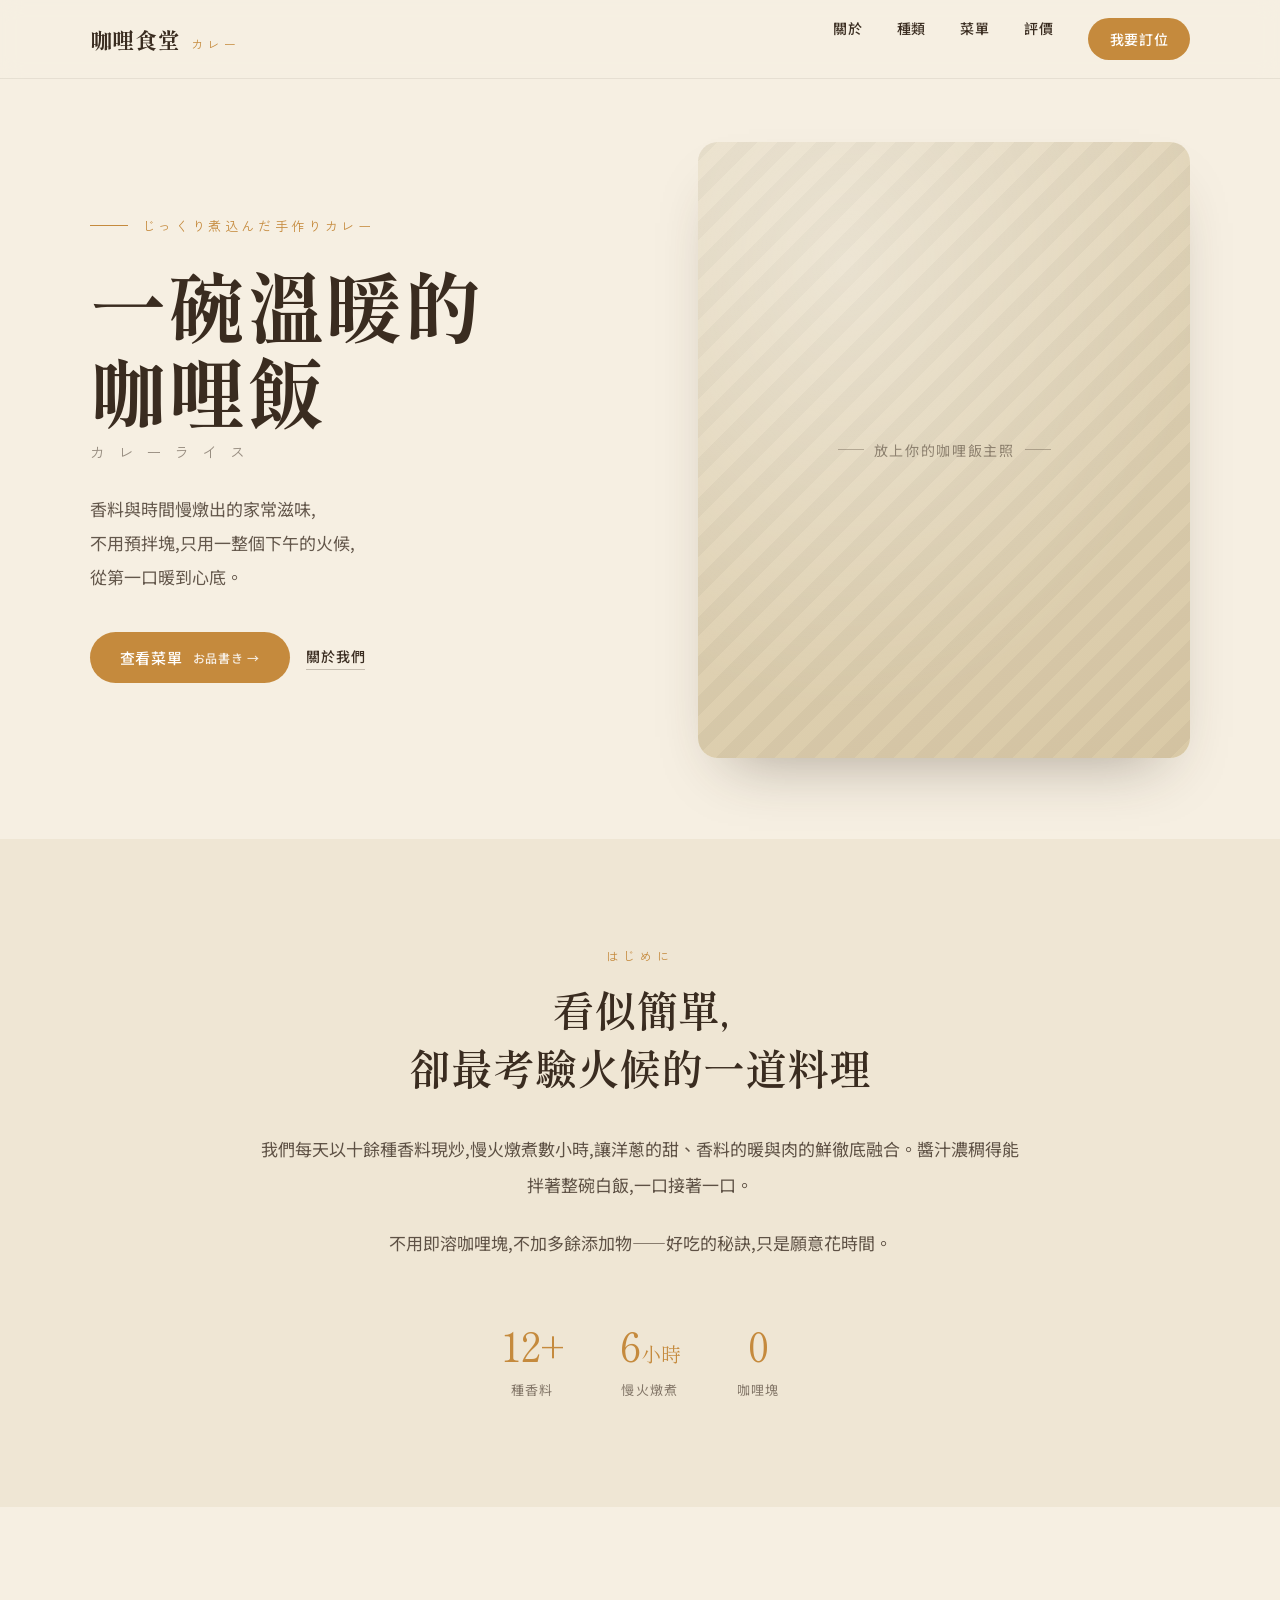
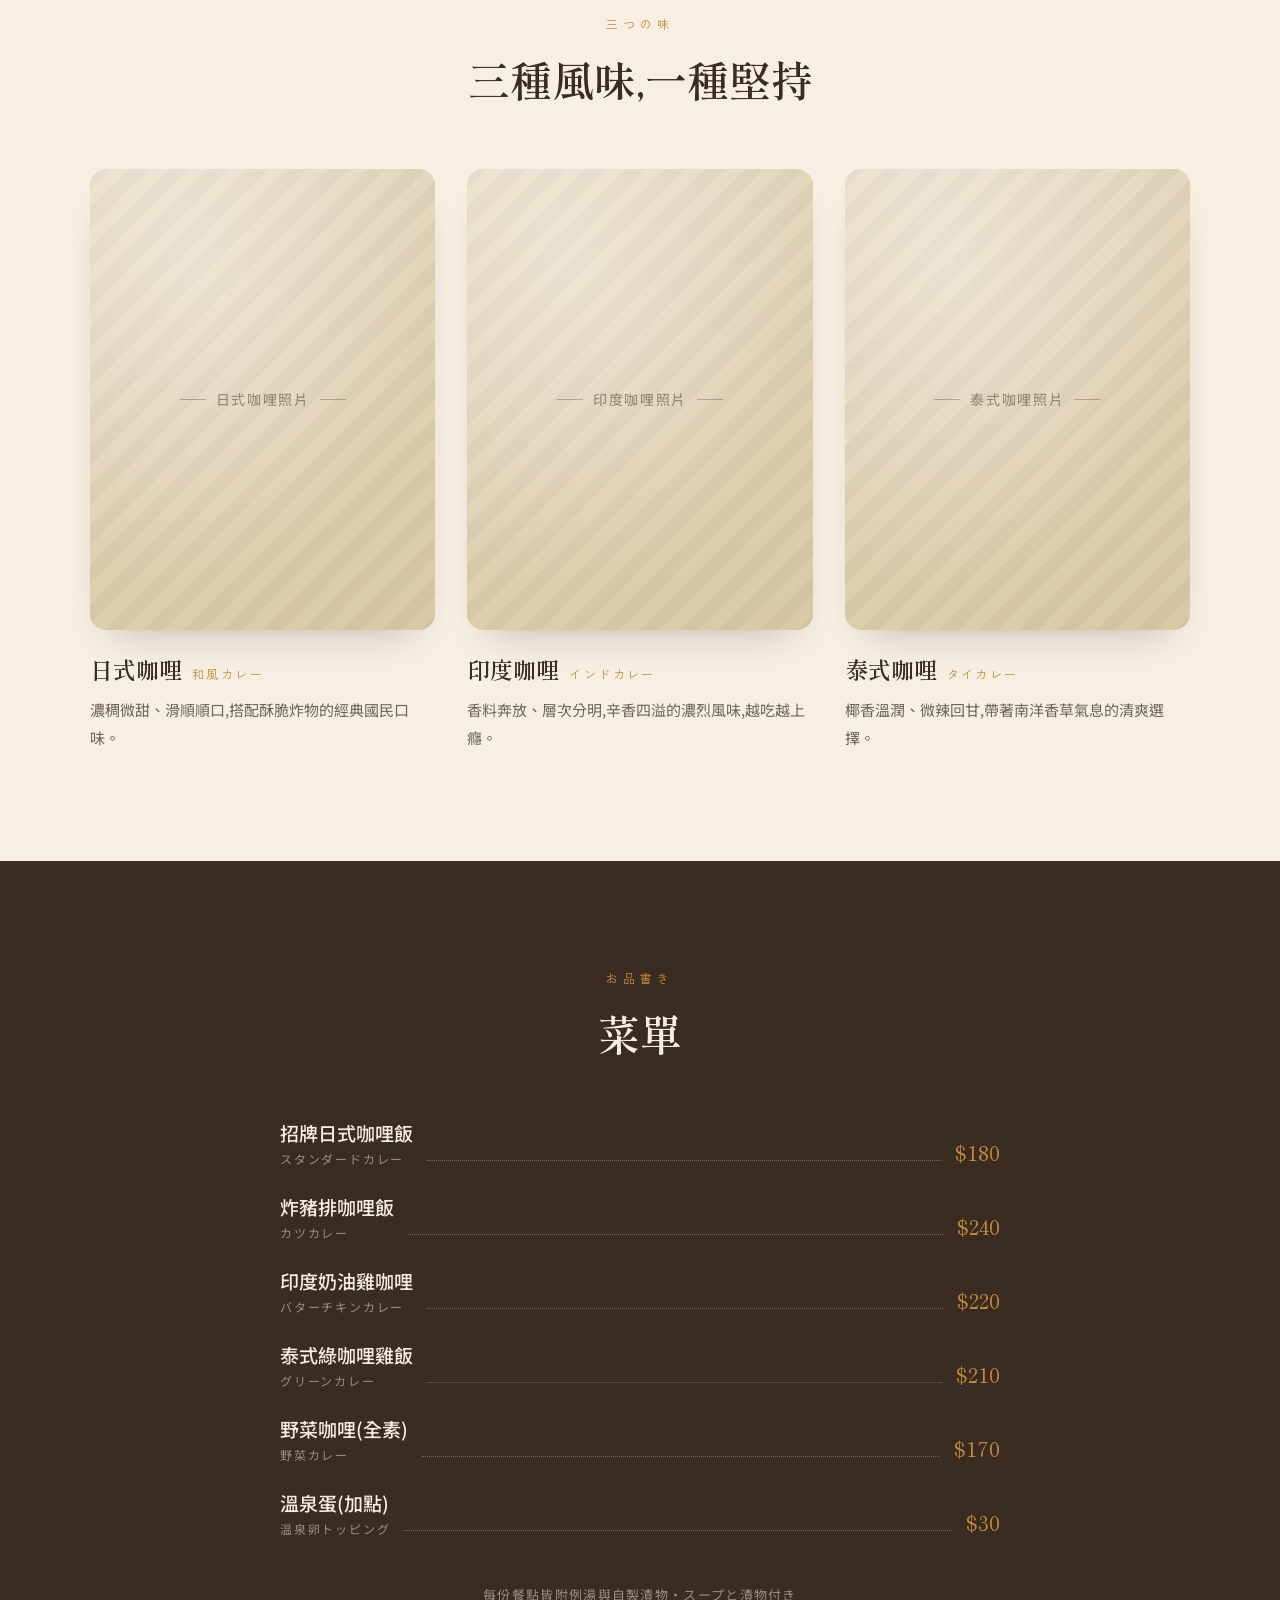
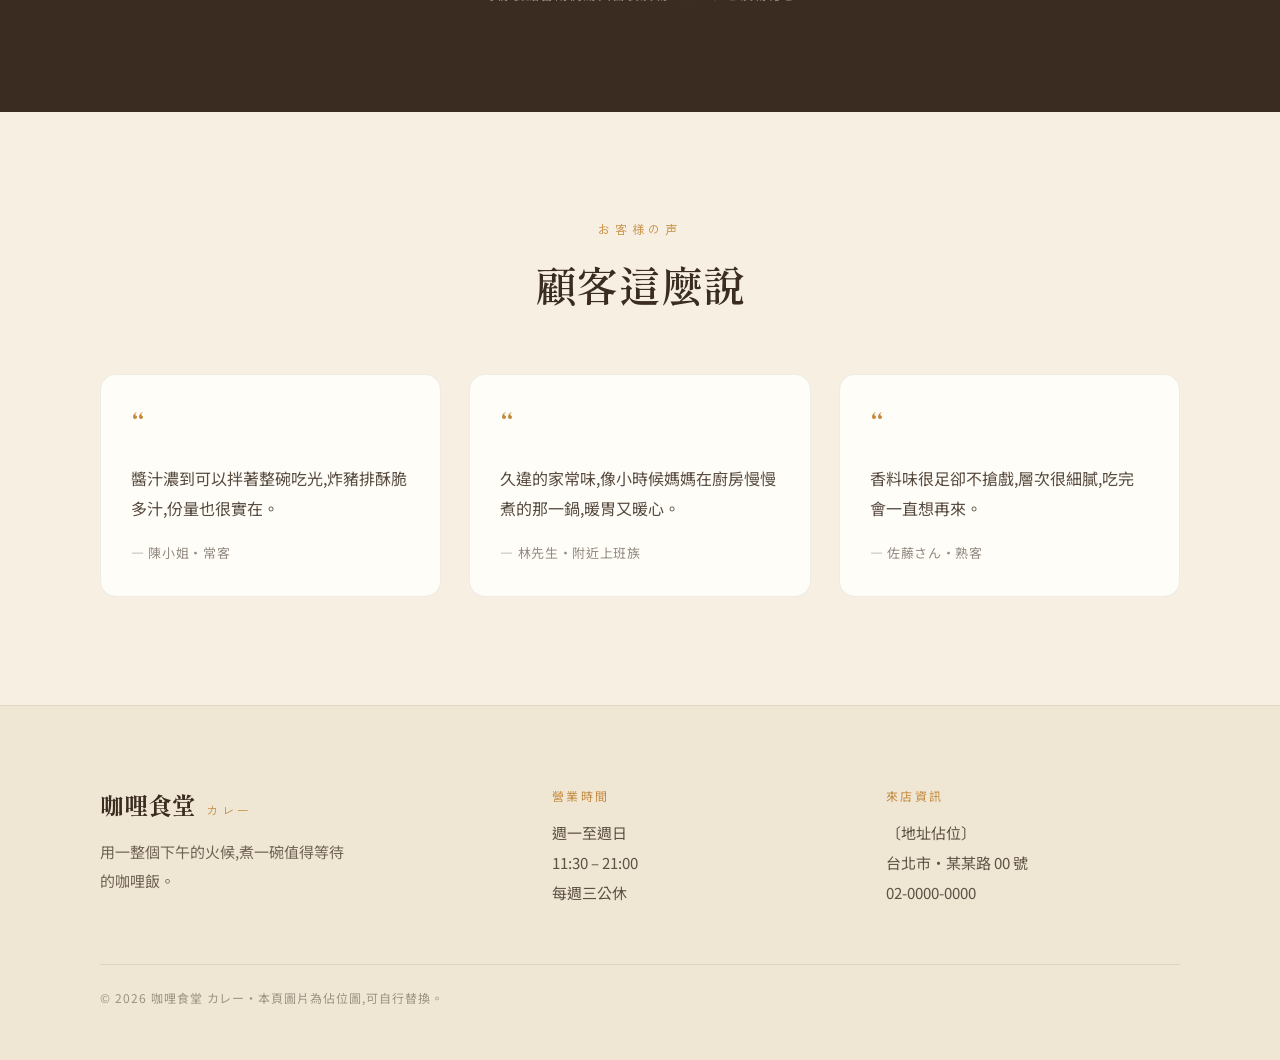
<file: index.html>
<!DOCTYPE html>
<html lang="zh-Hant">
<head>
<meta charset="utf-8">
<meta name="viewport" content="width=device-width, initial-scale=1">
<title>咖哩食堂 カレー — 一碗溫暖的咖哩飯</title>
<meta name="description" content="香料與時間慢燉出的家常咖哩飯，不用預拌塊，只用一整個下午的火候。從第一口暖到心底。">
<link rel="icon" href="assets/favicon.svg" type="image/svg+xml">
<!-- Open Graph 社群預覽（og:image / og:url 需絕對網址，社群爬蟲不吃相對路徑） -->
<meta property="og:type" content="website">
<meta property="og:title" content="咖哩食堂 カレー — 一碗溫暖的咖哩飯">
<meta property="og:description" content="香料與時間慢燉出的家常咖哩飯，不用預拌塊，只用一整個下午的火候。">
<meta property="og:url" content="https://smallwhite-chen.github.io/curry-diner/">
<meta property="og:image" content="https://smallwhite-chen.github.io/curry-diner/assets/og-image.svg">
<meta name="twitter:card" content="summary_large_image">
<link rel="preconnect" href="https://fonts.googleapis.com">
<link rel="preconnect" href="https://fonts.gstatic.com" crossorigin>
<link href="https://fonts.googleapis.com/css2?family=Shippori+Mincho:wght@500;600;700&family=Noto+Sans+TC:wght@300;400;500;700&family=Zen+Kaku+Gothic+New:wght@400;500&display=swap" rel="stylesheet">
<style>
  :root{ --accent:#c58a3d; }
  *{box-sizing:border-box}
  html{scroll-behavior:smooth}
  body{margin:0;background:#f6efe2;color:#3a2c20;font-family:"Noto Sans TC","Zen Kaku Gothic New",sans-serif;-webkit-font-smoothing:antialiased}
  a{color:#3a2c20;text-decoration:none}
  a:hover{color:var(--accent)}
  ::selection{background:var(--accent);color:#fff}
  @keyframes floatUp{from{opacity:0;transform:translateY(24px)}to{opacity:1;transform:translateY(0)}}

  /* image-slot placeholder — swap the inner content for a real <img> when you have photos */
  .img-slot{position:absolute;inset:0;width:100%;height:100%;display:flex;align-items:center;justify-content:center;
    background:
      radial-gradient(120% 120% at 30% 20%, rgba(255,255,255,0.35), transparent 60%),
      repeating-linear-gradient(135deg, rgba(58,44,32,0.045) 0 14px, transparent 14px 28px),
      linear-gradient(155deg, #e7dcc4, #d9c9a6);
    color:rgba(58,44,32,0.5);font-size:14px;letter-spacing:.12em;text-align:center;padding:20px}
  .img-slot span{display:inline-flex;align-items:center;gap:10px}
  .img-slot span::before{content:"";width:26px;height:1px;background:currentColor;opacity:.6}
  .img-slot span::after{content:"";width:26px;height:1px;background:currentColor;opacity:.6}
  .img-slot img{position:absolute;inset:0;width:100%;height:100%;object-fit:cover}

  .nav{position:sticky;top:0;z-index:50;display:flex;align-items:center;justify-content:space-between;padding:18px 7vw;background:rgba(246,239,226,0.82);backdrop-filter:blur(10px);border-bottom:1px solid rgba(58,44,32,0.08)}
  .brand-mark{font-family:'Shippori Mincho',serif;font-weight:700;font-size:22px;letter-spacing:.04em}
  .brand-jp{font-family:'Zen Kaku Gothic New',sans-serif;font-size:12px;letter-spacing:.35em;color:var(--accent)}
  .nav-links{display:flex;gap:34px;font-size:14px;font-weight:500;letter-spacing:.06em}

  /* 行動版導覽（CSS-only）：checkbox 視覺隱藏但可鍵盤聚焦，label 為漢堡鈕 */
  .nav-toggle{position:absolute;width:1px;height:1px;opacity:0;pointer-events:none}
  .nav-burger{display:none;flex-direction:column;gap:5px;cursor:pointer;padding:8px;margin:-8px}
  .nav-burger span{display:block;width:24px;height:2px;background:#3a2c20;border-radius:2px}
  .nav-toggle:focus-visible + .nav-burger{outline:2px solid var(--accent);outline-offset:4px;border-radius:4px}
  /* 全站鍵盤 focus 可見 */
  a:focus-visible{outline:2px solid var(--accent);outline-offset:3px;border-radius:3px}

  .btn{display:inline-flex;align-items:center;gap:10px;padding:15px 30px;background:var(--accent);color:#fff;border-radius:999px;font-weight:500;font-size:15px;letter-spacing:.05em;transition:transform .2s ease,box-shadow .2s ease}
  .btn:hover{color:#fff;transform:translateY(-2px);box-shadow:0 14px 26px -14px rgba(58,44,32,0.6)}

  .kicker{font-family:'Zen Kaku Gothic New',sans-serif;font-size:12px;letter-spacing:.4em;color:var(--accent);margin:0 0 16px}
  .h2{font-family:'Shippori Mincho',serif;font-weight:600;font-size:clamp(28px,3.4vw,42px);margin:0}

  /* 訂位按鈕 */
  .resv-btn{cursor:pointer;font-family:inherit;border:none;padding:11px 22px;background:var(--accent);color:#fff;border-radius:999px;font-weight:500;font-size:14px;letter-spacing:.05em;transition:transform .15s ease}
  .resv-btn:hover{transform:translateY(-1px)}

  /* 訂位 Modal */
  .resv-overlay{position:fixed;inset:0;z-index:100;display:flex;align-items:center;justify-content:center;padding:20px;background:rgba(30,20,12,0.55);backdrop-filter:blur(5px)}
  .resv-overlay[hidden]{display:none}
  .resv-modal{position:relative;width:min(860px,100%);max-height:92vh;overflow:auto;background:#f6efe2;border-radius:22px;box-shadow:0 40px 90px -30px rgba(0,0,0,0.55)}
  .resv-close{position:absolute;top:20px;right:22px;z-index:2;cursor:pointer;width:38px;height:38px;border-radius:50%;border:1px solid rgba(58,44,32,0.18);background:#fffdf7;color:#3a2c20;font-size:20px;line-height:1;display:flex;align-items:center;justify-content:center}
  .resv-inner{padding:40px 46px 46px}
  .resv-eyebrow{font-family:'Zen Kaku Gothic New',sans-serif;font-size:12px;letter-spacing:.4em;color:var(--accent);margin:0 0 12px}
  .resv-h2{font-family:'Shippori Mincho',serif;font-weight:600;font-size:30px;margin:0}
  .resv-stepper{display:flex;align-items:center;justify-content:center;margin:26px 0 38px}
  .resv-field{display:block}
  .resv-field span.lbl{display:block;font-size:13px;letter-spacing:.1em;color:rgba(58,44,32,0.65);margin-bottom:8px}
  .resv-field input,.resv-field textarea{width:100%;font-family:inherit;font-size:15px;padding:13px 15px;border-radius:11px;border:1px solid rgba(58,44,32,0.2);background:#fffdf7;color:#3a2c20;outline:none}
  .resv-field input:focus,.resv-field textarea:focus{border-color:var(--accent)}
  .resv-cal-grid{display:grid;grid-template-columns:repeat(7,1fr);gap:5px}
  .resv-navbtn{cursor:pointer;font-family:inherit;width:34px;height:34px;border-radius:9px;border:1px solid rgba(58,44,32,0.18);background:#fffdf7;font-size:16px;color:#3a2c20}
  @media(max-width:640px){
    .resv-inner{padding:34px 20px 28px}
    .resv-step1-grid{grid-template-columns:1fr !important}
  }

  @media(max-width:820px){
    .nav{flex-wrap:wrap}
    .nav-burger{display:flex}
    .nav-links{display:none;flex-direction:column;gap:18px;width:100%;padding:16px 0 4px}
    .nav-toggle:checked ~ .nav-links{display:flex}
    .hero{grid-template-columns:1fr !important;gap:6vh !important}
    .types-grid{grid-template-columns:1fr !important}
    .reviews-grid{grid-template-columns:1fr !important}
    .footer-grid{grid-template-columns:1fr !important}
  }
</style>
</head>
<body>

<div id="top" style="min-height:100vh;overflow-x:hidden">

  <!-- NAV -->
  <nav class="nav">
    <a href="#top" style="display:flex;align-items:baseline;gap:10px">
      <span class="brand-mark">咖哩食堂</span>
      <span class="brand-jp">カレー</span>
    </a>
    <input type="checkbox" id="nav-toggle" class="nav-toggle" aria-label="開啟導覽選單">
    <label for="nav-toggle" class="nav-burger" aria-hidden="true"><span></span><span></span><span></span></label>
    <div class="nav-links">
      <a href="#about">關於</a>
      <a href="#types">種類</a>
      <a href="#menu">菜單</a>
      <a href="#reviews">評價</a>
      <button type="button" class="resv-btn" onclick="Resv.open()">我要訂位</button>
    </div>
  </nav>

  <!-- HERO -->
  <header class="hero" style="display:grid;grid-template-columns:1.05fr 0.95fr;gap:5vw;align-items:center;padding:7vh 7vw 9vh">
    <div style="animation:floatUp .8s ease both">
      <div style="display:flex;align-items:center;gap:14px;margin-bottom:26px">
        <span style="width:38px;height:1px;background:var(--accent)"></span>
        <span style="font-family:'Zen Kaku Gothic New',sans-serif;font-size:13px;letter-spacing:.28em;color:var(--accent)">じっくり煮込んだ手作りカレー</span>
      </div>
      <h1 style="font-family:'Shippori Mincho',serif;font-weight:700;font-size:clamp(44px,6vw,82px);line-height:1.12;margin:0 0 8px;letter-spacing:.02em">一碗溫暖的<br>咖哩飯</h1>
      <p style="font-family:'Zen Kaku Gothic New',sans-serif;font-size:15px;letter-spacing:.3em;color:rgba(58,44,32,0.5);margin:0 0 30px">カ レ ー ラ イ ス</p>
      <p style="font-size:17px;line-height:2;max-width:34ch;color:rgba(58,44,32,0.78);margin:0 0 38px">香料與時間慢燉出的家常滋味,<br>不用預拌塊,只用一整個下午的火候,<br>從第一口暖到心底。</p>
      <div style="display:flex;gap:16px;align-items:center;flex-wrap:wrap">
        <a href="#menu" class="btn">查看菜單 <span style="font-size:12px;opacity:.85">お品書き →</span></a>
        <a href="#about" style="font-size:14px;font-weight:500;letter-spacing:.06em;border-bottom:1px solid rgba(58,44,32,0.25);padding-bottom:3px">關於我們</a>
      </div>
    </div>
    <div style="position:relative;aspect-ratio:4/5;border-radius:20px;overflow:hidden;box-shadow:0 30px 60px -30px rgba(58,44,32,0.4);animation:floatUp 1s .15s ease both">
      <div class="img-slot" role="img" aria-label="咖哩食堂招牌咖哩飯主視覺（暫為佔位）"><span>放上你的咖哩飯主照</span></div>
    </div>
  </header>

  <!-- ABOUT -->
  <section id="about" style="background:#efe6d4;padding:12vh 7vw">
    <div style="max-width:760px;margin:0 auto;text-align:center">
      <p class="kicker" style="letter-spacing:.4em">はじめに</p>
      <h2 style="font-family:'Shippori Mincho',serif;font-weight:600;font-size:clamp(28px,3.4vw,42px);line-height:1.4;margin:0 0 34px">看似簡單,<br>卻最考驗火候的一道料理</h2>
      <p style="font-size:17px;line-height:2.1;color:rgba(58,44,32,0.8);margin:0 0 22px">我們每天以十餘種香料現炒,慢火燉煮數小時,讓洋蔥的甜、香料的暖與肉的鮮徹底融合。醬汁濃稠得能拌著整碗白飯,一口接著一口。</p>
      <p style="font-size:17px;line-height:2.1;color:rgba(58,44,32,0.8);margin:0">不用即溶咖哩塊,不加多餘添加物——好吃的秘訣,只是願意花時間。</p>
      <div style="display:flex;justify-content:center;gap:56px;margin-top:56px;flex-wrap:wrap">
        <div><div style="font-family:'Shippori Mincho',serif;font-size:40px;color:var(--accent)">12+</div><div style="font-size:13px;letter-spacing:.1em;color:rgba(58,44,32,0.6);margin-top:6px">種香料</div></div>
        <div><div style="font-family:'Shippori Mincho',serif;font-size:40px;color:var(--accent)">6<span style="font-size:20px">小時</span></div><div style="font-size:13px;letter-spacing:.1em;color:rgba(58,44,32,0.6);margin-top:6px">慢火燉煮</div></div>
        <div><div style="font-family:'Shippori Mincho',serif;font-size:40px;color:var(--accent)">0</div><div style="font-size:13px;letter-spacing:.1em;color:rgba(58,44,32,0.6);margin-top:6px">咖哩塊</div></div>
      </div>
    </div>
  </section>

  <!-- TYPES -->
  <section id="types" style="padding:12vh 7vw">
    <div style="text-align:center;margin-bottom:60px">
      <p class="kicker">三つの味</p>
      <h2 class="h2">三種風味,一種堅持</h2>
    </div>
    <div class="types-grid" style="display:grid;grid-template-columns:repeat(3,1fr);gap:32px;max-width:1100px;margin:0 auto">

      <article style="display:flex;flex-direction:column">
        <div style="position:relative;aspect-ratio:3/4;border-radius:16px;overflow:hidden;box-shadow:0 20px 40px -26px rgba(58,44,32,0.4)">
          <div class="img-slot" role="img" aria-label="日式咖哩料理照片（暫為佔位）"><span>日式咖哩照片</span></div>
        </div>
        <div style="display:flex;align-items:baseline;gap:10px;margin:22px 0 10px">
          <h3 style="font-family:'Shippori Mincho',serif;font-weight:600;font-size:23px;margin:0">日式咖哩</h3>
          <span style="font-family:'Zen Kaku Gothic New',sans-serif;font-size:12px;letter-spacing:.2em;color:var(--accent)">和風カレー</span>
        </div>
        <p style="font-size:15px;line-height:1.9;color:rgba(58,44,32,0.72);margin:0">濃稠微甜、滑順順口,搭配酥脆炸物的經典國民口味。</p>
      </article>

      <article style="display:flex;flex-direction:column">
        <div style="position:relative;aspect-ratio:3/4;border-radius:16px;overflow:hidden;box-shadow:0 20px 40px -26px rgba(58,44,32,0.4)">
          <div class="img-slot" role="img" aria-label="印度咖哩料理照片（暫為佔位）"><span>印度咖哩照片</span></div>
        </div>
        <div style="display:flex;align-items:baseline;gap:10px;margin:22px 0 10px">
          <h3 style="font-family:'Shippori Mincho',serif;font-weight:600;font-size:23px;margin:0">印度咖哩</h3>
          <span style="font-family:'Zen Kaku Gothic New',sans-serif;font-size:12px;letter-spacing:.2em;color:var(--accent)">インドカレー</span>
        </div>
        <p style="font-size:15px;line-height:1.9;color:rgba(58,44,32,0.72);margin:0">香料奔放、層次分明,辛香四溢的濃烈風味,越吃越上癮。</p>
      </article>

      <article style="display:flex;flex-direction:column">
        <div style="position:relative;aspect-ratio:3/4;border-radius:16px;overflow:hidden;box-shadow:0 20px 40px -26px rgba(58,44,32,0.4)">
          <div class="img-slot" role="img" aria-label="泰式咖哩料理照片（暫為佔位）"><span>泰式咖哩照片</span></div>
        </div>
        <div style="display:flex;align-items:baseline;gap:10px;margin:22px 0 10px">
          <h3 style="font-family:'Shippori Mincho',serif;font-weight:600;font-size:23px;margin:0">泰式咖哩</h3>
          <span style="font-family:'Zen Kaku Gothic New',sans-serif;font-size:12px;letter-spacing:.2em;color:var(--accent)">タイカレー</span>
        </div>
        <p style="font-size:15px;line-height:1.9;color:rgba(58,44,32,0.72);margin:0">椰香溫潤、微辣回甘,帶著南洋香草氣息的清爽選擇。</p>
      </article>

    </div>
  </section>

  <!-- MENU -->
  <section id="menu" style="background:#3a2c20;color:#f6efe2;padding:12vh 7vw">
    <div style="max-width:720px;margin:0 auto">
      <div style="text-align:center;margin-bottom:56px">
        <p class="kicker">お品書き</p>
        <h2 class="h2" style="color:#f6efe2">菜單</h2>
      </div>

      <div style="display:flex;flex-direction:column;gap:26px">
        <div style="display:flex;align-items:flex-end;gap:14px">
          <div style="flex:none"><div style="font-size:19px;font-weight:500">招牌日式咖哩飯</div><div style="font-size:12px;letter-spacing:.15em;color:rgba(246,239,226,0.5);margin-top:4px">スタンダードカレー</div></div>
          <div style="flex:1;border-bottom:1px dotted rgba(246,239,226,0.3);transform:translateY(-6px)"></div>
          <div style="flex:none;font-family:'Shippori Mincho',serif;font-size:21px;color:var(--accent)">$180</div>
        </div>
        <div style="display:flex;align-items:flex-end;gap:14px">
          <div style="flex:none"><div style="font-size:19px;font-weight:500">炸豬排咖哩飯</div><div style="font-size:12px;letter-spacing:.15em;color:rgba(246,239,226,0.5);margin-top:4px">カツカレー</div></div>
          <div style="flex:1;border-bottom:1px dotted rgba(246,239,226,0.3);transform:translateY(-6px)"></div>
          <div style="flex:none;font-family:'Shippori Mincho',serif;font-size:21px;color:var(--accent)">$240</div>
        </div>
        <div style="display:flex;align-items:flex-end;gap:14px">
          <div style="flex:none"><div style="font-size:19px;font-weight:500">印度奶油雞咖哩</div><div style="font-size:12px;letter-spacing:.15em;color:rgba(246,239,226,0.5);margin-top:4px">バターチキンカレー</div></div>
          <div style="flex:1;border-bottom:1px dotted rgba(246,239,226,0.3);transform:translateY(-6px)"></div>
          <div style="flex:none;font-family:'Shippori Mincho',serif;font-size:21px;color:var(--accent)">$220</div>
        </div>
        <div style="display:flex;align-items:flex-end;gap:14px">
          <div style="flex:none"><div style="font-size:19px;font-weight:500">泰式綠咖哩雞飯</div><div style="font-size:12px;letter-spacing:.15em;color:rgba(246,239,226,0.5);margin-top:4px">グリーンカレー</div></div>
          <div style="flex:1;border-bottom:1px dotted rgba(246,239,226,0.3);transform:translateY(-6px)"></div>
          <div style="flex:none;font-family:'Shippori Mincho',serif;font-size:21px;color:var(--accent)">$210</div>
        </div>
        <div style="display:flex;align-items:flex-end;gap:14px">
          <div style="flex:none"><div style="font-size:19px;font-weight:500">野菜咖哩(全素)</div><div style="font-size:12px;letter-spacing:.15em;color:rgba(246,239,226,0.5);margin-top:4px">野菜カレー</div></div>
          <div style="flex:1;border-bottom:1px dotted rgba(246,239,226,0.3);transform:translateY(-6px)"></div>
          <div style="flex:none;font-family:'Shippori Mincho',serif;font-size:21px;color:var(--accent)">$170</div>
        </div>
        <div style="display:flex;align-items:flex-end;gap:14px">
          <div style="flex:none"><div style="font-size:19px;font-weight:500">溫泉蛋(加點)</div><div style="font-size:12px;letter-spacing:.15em;color:rgba(246,239,226,0.5);margin-top:4px">温泉卵トッピング</div></div>
          <div style="flex:1;border-bottom:1px dotted rgba(246,239,226,0.3);transform:translateY(-6px)"></div>
          <div style="flex:none;font-family:'Shippori Mincho',serif;font-size:21px;color:var(--accent)">$30</div>
        </div>
      </div>

      <p style="text-align:center;font-size:13px;letter-spacing:.1em;color:rgba(246,239,226,0.5);margin:48px 0 0">每份餐點皆附例湯與自製漬物・スープと漬物付き</p>
    </div>
  </section>

  <!-- REVIEWS -->
  <section id="reviews" style="padding:12vh 7vw">
    <div style="text-align:center;margin-bottom:60px">
      <p class="kicker">お客様の声</p>
      <h2 class="h2">顧客這麼說</h2>
    </div>
    <div class="reviews-grid" style="display:grid;grid-template-columns:repeat(3,1fr);gap:28px;max-width:1080px;margin:0 auto">
      <figure style="margin:0;background:#fffdf7;border:1px solid rgba(58,44,32,0.08);border-radius:16px;padding:34px 30px;display:flex;flex-direction:column;gap:20px">
        <div style="font-family:'Shippori Mincho',serif;font-size:34px;line-height:1;color:var(--accent)">&ldquo;</div>
        <blockquote style="margin:0;font-size:16px;line-height:1.9;color:rgba(58,44,32,0.85)">醬汁濃到可以拌著整碗吃光,炸豬排酥脆多汁,份量也很實在。</blockquote>
        <figcaption style="font-size:13px;color:rgba(58,44,32,0.55);letter-spacing:.05em;margin-top:auto">— 陳小姐・常客</figcaption>
      </figure>
      <figure style="margin:0;background:#fffdf7;border:1px solid rgba(58,44,32,0.08);border-radius:16px;padding:34px 30px;display:flex;flex-direction:column;gap:20px">
        <div style="font-family:'Shippori Mincho',serif;font-size:34px;line-height:1;color:var(--accent)">&ldquo;</div>
        <blockquote style="margin:0;font-size:16px;line-height:1.9;color:rgba(58,44,32,0.85)">久違的家常味,像小時候媽媽在廚房慢慢煮的那一鍋,暖胃又暖心。</blockquote>
        <figcaption style="font-size:13px;color:rgba(58,44,32,0.55);letter-spacing:.05em;margin-top:auto">— 林先生・附近上班族</figcaption>
      </figure>
      <figure style="margin:0;background:#fffdf7;border:1px solid rgba(58,44,32,0.08);border-radius:16px;padding:34px 30px;display:flex;flex-direction:column;gap:20px">
        <div style="font-family:'Shippori Mincho',serif;font-size:34px;line-height:1;color:var(--accent)">&ldquo;</div>
        <blockquote style="margin:0;font-size:16px;line-height:1.9;color:rgba(58,44,32,0.85)">香料味很足卻不搶戲,層次很細膩,吃完會一直想再來。</blockquote>
        <figcaption style="font-size:13px;color:rgba(58,44,32,0.55);letter-spacing:.05em;margin-top:auto">— 佐藤さん・熟客</figcaption>
      </figure>
    </div>
  </section>

  <!-- FOOTER -->
  <footer style="background:#efe6d4;padding:9vh 7vw 6vh;border-top:1px solid rgba(58,44,32,0.08)">
    <div class="footer-grid" style="max-width:1080px;margin:0 auto;display:grid;grid-template-columns:1.4fr 1fr 1fr;gap:40px;align-items:start">
      <div>
        <div style="display:flex;align-items:baseline;gap:10px;margin-bottom:16px">
          <span style="font-family:'Shippori Mincho',serif;font-weight:700;font-size:24px">咖哩食堂</span>
          <span style="font-family:'Zen Kaku Gothic New',sans-serif;font-size:12px;letter-spacing:.3em;color:var(--accent)">カレー</span>
        </div>
        <p style="font-size:15px;line-height:1.9;color:rgba(58,44,32,0.7);margin:0;max-width:32ch">用一整個下午的火候,煮一碗值得等待的咖哩飯。</p>
      </div>
      <div>
        <div style="font-size:12px;letter-spacing:.2em;color:var(--accent);margin-bottom:14px">營業時間</div>
        <div style="font-size:15px;line-height:2;color:rgba(58,44,32,0.8)">週一至週日<br>11:30 – 21:00<br>每週三公休</div>
      </div>
      <div>
        <div style="font-size:12px;letter-spacing:.2em;color:var(--accent);margin-bottom:14px">來店資訊</div>
        <div style="font-size:15px;line-height:2;color:rgba(58,44,32,0.8)">〔地址佔位〕<br>台北市・某某路 00 號<br>02-0000-0000</div>
      </div>
    </div>
    <div style="max-width:1080px;margin:56px auto 0;padding-top:24px;border-top:1px solid rgba(58,44,32,0.1);font-size:12px;letter-spacing:.08em;color:rgba(58,44,32,0.45)">© 2026 咖哩食堂 カレー・本頁圖片為佔位圖,可自行替換。</div>
  </footer>

  <!-- RESERVATION MODAL -->
  <div id="resv-overlay" class="resv-overlay" hidden>
    <div class="resv-modal" role="dialog" aria-modal="true" aria-label="線上訂位">
      <button type="button" class="resv-close" onclick="Resv.close()" aria-label="關閉訂位視窗">×</button>
      <div class="resv-inner">
        <div style="text-align:center;margin-bottom:6px">
          <p class="resv-eyebrow">ご予約</p>
          <h2 class="resv-h2">線上訂位</h2>
        </div>
        <div class="resv-stepper" id="resv-stepper"></div>
        <div id="resv-body"></div>
      </div>
    </div>
  </div>

</div>

<script>
const Resv = (function () {
  const accent = (getComputedStyle(document.documentElement).getPropertyValue('--accent').trim()) || '#c58a3d';
  const dark = '#3a2c20';
  const wk = ['日','一','二','三','四','五','六'];
  const s = { open:false, step:1, y:0, m:0, dateKey:null, party:2, time:null, name:'', phone:'', note:'', submitted:false };
  const $ = id => document.getElementById(id);
  const pad = n => String(n).padStart(2,'0');
  function today(){ const d=new Date(); d.setHours(0,0,0,0); return d; }
  const keyOf = (y,m,d) => y+'-'+pad(m+1)+'-'+pad(d);
  const parseKey = k => { const p=k.split('-').map(Number); return new Date(p[0],p[1]-1,p[2]); };
  function slotsFor(key){
    if(!key) return [];
    const d=parseKey(key);
    if(d.getDay()===3) return []; // 週三公休
    const base=['11:30','12:00','12:30','13:00','17:30','18:00','18:30','19:00','19:30','20:00'];
    const seed=d.getDate();
    return base.map((t,i)=>({t, available:(seed+i*3)%4!==0}));
  }
  const dateLabel = () => { if(!s.dateKey) return ''; const d=parseKey(s.dateKey); return (d.getMonth()+1)+'月'+d.getDate()+'日(週'+wk[d.getDay()]+')'; };
  const canNext1 = () => !!s.dateKey && !!s.time;
  const canNext2 = () => s.name.trim()!=='' && s.phone.trim()!=='';

  function btnStyle(on){ return 'cursor:'+(on?'pointer':'not-allowed')+';font-family:inherit;font-size:15px;font-weight:500;letter-spacing:.05em;padding:13px 34px;border-radius:999px;border:none;background:'+(on?accent:'rgba(58,44,32,0.2)')+';color:#fff'; }
  const ghost = 'cursor:pointer;font-family:inherit;font-size:15px;font-weight:500;letter-spacing:.05em;padding:13px 28px;border-radius:999px;border:1px solid rgba(58,44,32,0.25);background:transparent;color:'+dark;

  // ---- actions ----
  function open(){ const t=today(); Object.assign(s,{open:true,step:1,y:t.getFullYear(),m:t.getMonth(),dateKey:null,party:2,time:null,name:'',phone:'',note:'',submitted:false}); $('resv-overlay').hidden=false; render(); }
  function close(){ s.open=false; $('resv-overlay').hidden=true; }
  function prevMonth(){ s.m--; if(s.m<0){s.m=11;s.y--;} render(); }
  function nextMonth(){ s.m++; if(s.m>11){s.m=0;s.y++;} render(); }
  function pickDate(k){ s.dateKey=k; s.time=null; render(); }
  function pickParty(n){ s.party=n; render(); }
  function pickTime(t){ s.time=t; render(); }
  function goStep(n){ s.step=n; render(); }
  function setField(f,v){ s[f]=v; if(f!=='note') syncStep2Buttons(); }
  function submit(){ s.submitted=true; render(); }

  function syncStep2Buttons(){ const b=$('resv-next2'); if(b){ const ok=canNext2(); b.disabled=!ok; b.style.cssText=btnStyle(ok); } }

  // ---- render ----
  function stepperHTML(){
    return ['選擇日期','訂位資訊','確認送出'].map((label,i)=>{
      const num=i+1, done=s.step>num, active=s.step===num, on=done||active;
      const line = num>1 ? '<div style="width:30px;height:2px;margin:0 12px;background:'+(done?accent:'rgba(58,44,32,0.18)')+'"></div>' : '';
      const circle = '<div style="width:30px;height:30px;border-radius:50%;display:flex;align-items:center;justify-content:center;font-size:14px;font-weight:600;flex:none;background:'+(on?accent:'transparent')+';color:'+(on?'#fff':'rgba(58,44,32,0.45)')+';border:'+(on?'none':'1px solid rgba(58,44,32,0.25)')+'">'+num+'</div>';
      const lbl = '<div style="font-size:14px;font-weight:'+(active?600:400)+';color:'+(active?dark:'rgba(58,44,32,0.5)')+'">'+label+'</div>';
      return '<div style="display:flex;align-items:center">'+line+'<div style="display:flex;align-items:center;gap:10px">'+circle+lbl+'</div></div>';
    }).join('');
  }

  function calendarHTML(){
    const first=new Date(s.y,s.m,1), startDow=first.getDay(), dim=new Date(s.y,s.m+1,0).getDate(), t=today();
    let head='<div style="display:flex;align-items:center;justify-content:space-between;margin-bottom:18px"><button type="button" class="resv-navbtn" onclick="Resv.prevMonth()">&lsaquo;</button><div style="font-family:\'Shippori Mincho\',serif;font-weight:600;font-size:19px">'+s.y+'年 '+(s.m+1)+'月</div><button type="button" class="resv-navbtn" onclick="Resv.nextMonth()">&rsaquo;</button></div>';
    let wkrow='<div class="resv-cal-grid" style="margin-bottom:6px">'+wk.map(w=>'<div style="text-align:center;font-size:12px;color:rgba(58,44,32,0.5);padding:4px 0">'+w+'</div>').join('')+'</div>';
    let cells='';
    for(let i=0;i<startDow;i++) cells+='<div></div>';
    for(let d=1;d<=dim;d++){
      const cd=new Date(s.y,s.m,d), key=keyOf(s.y,s.m,d), past=cd<t, closed=cd.getDay()===3, selectable=!past&&!closed, selected=s.dateKey===key, isToday=cd.getTime()===t.getTime();
      const st='aspect-ratio:1;display:flex;align-items:center;justify-content:center;font-family:inherit;font-size:15px;border-radius:10px;border:none;cursor:'+(selectable?'pointer':'default')+';background:'+(selected?accent:(selectable?'#fffdf7':'transparent'))+';color:'+(selected?'#fff':(selectable?dark:'rgba(58,44,32,0.28)'))+';font-weight:'+(selected?600:400)+';box-shadow:'+((isToday&&!selected)?'inset 0 0 0 1px '+accent:'none')+';text-decoration:'+((closed&&!past)?'line-through':'none');
      cells+='<button type="button" style="'+st+'" '+(selectable?'onclick="Resv.pickDate(\''+key+'\')"':'disabled')+'>'+d+'</button>';
    }
    return head+wkrow+'<div class="resv-cal-grid">'+cells+'</div>';
  }

  function rightPanelHTML(){
    const party='<div><div style="font-size:13px;letter-spacing:.15em;color:'+accent+';margin-bottom:12px">訂位人數</div><div style="display:flex;flex-wrap:wrap;gap:8px">'+
      [1,2,3,4,5,6,7,8].map(n=>{const sel=s.party===n;return '<button type="button" onclick="Resv.pickParty('+n+')" style="cursor:pointer;font-family:inherit;font-size:14px;padding:9px 0;width:46px;text-align:center;border-radius:9px;border:'+(sel?'none':'1px solid rgba(58,44,32,0.2)')+';background:'+(sel?accent:'transparent')+';color:'+(sel?'#fff':dark)+';font-weight:'+(sel?600:400)+'">'+n+'位</button>';}).join('')+'</div></div>';
    let slotsBlock;
    if(!s.dateKey){ slotsBlock='<p style="font-size:14px;line-height:1.8;color:rgba(58,44,32,0.5);margin:0">請先於左側選擇日期</p>'; }
    else { const raw=slotsFor(s.dateKey);
      if(raw.length===0){ slotsBlock='<p style="font-size:14px;line-height:1.8;color:rgba(58,44,32,0.5);margin:0">本日公休,暫無可訂時段</p>'; }
      else { slotsBlock='<div style="display:grid;grid-template-columns:1fr 1fr;gap:8px">'+raw.map(sl=>{const sel=s.time===sl.t;const st='cursor:'+(sl.available?'pointer':'not-allowed')+';font-family:inherit;font-size:14px;padding:11px 0;border-radius:10px;border:'+(sel?'none':'1px solid rgba(58,44,32,0.2)')+';background:'+(sel?accent:(sl.available?'#fffdf7':'transparent'))+';color:'+(sel?'#fff':(sl.available?dark:'rgba(58,44,32,0.3)'))+';text-decoration:'+(sl.available?'none':'line-through')+';font-weight:'+(sel?600:400);return '<button type="button" style="'+st+'" '+(sl.available?'onclick="Resv.pickTime(\''+sl.t+'\')"':'disabled')+'>'+sl.t+'</button>';}).join('')+'</div>'; }
    }
    return party+'<div><div style="font-size:13px;letter-spacing:.15em;color:'+accent+';margin-bottom:12px">可訂時段</div>'+slotsBlock+'</div>';
  }

  function bodyHTML(){
    if(s.step===1){
      const ok=canNext1();
      return '<div><div class="resv-step1-grid" style="display:grid;grid-template-columns:1fr 290px;gap:36px"><div>'+calendarHTML()+'</div><div style="display:flex;flex-direction:column;gap:26px">'+rightPanelHTML()+'</div></div>'+
        '<div style="display:flex;justify-content:flex-end;margin-top:34px"><button type="button" '+(ok?'onclick="Resv.goStep(2)"':'disabled')+' style="'+btnStyle(ok)+'">下一步</button></div></div>';
    }
    if(s.step===2){
      const ok=canNext2();
      return '<div style="max-width:520px;margin:0 auto"><div style="display:flex;flex-direction:column;gap:22px">'+
        '<label class="resv-field"><span class="lbl">姓名 <span style="color:'+accent+'">*</span></span><input value="'+esc(s.name)+'" oninput="Resv.setField(\'name\',this.value)" placeholder="請輸入姓名"></label>'+
        '<label class="resv-field"><span class="lbl">手機 <span style="color:'+accent+'">*</span></span><input value="'+esc(s.phone)+'" oninput="Resv.setField(\'phone\',this.value)" placeholder="09xx-xxx-xxx"></label>'+
        '<label class="resv-field"><span class="lbl">備註</span><textarea rows="3" oninput="Resv.setField(\'note\',this.value)" placeholder="兒童座椅、飲食禁忌、特殊需求…" style="resize:vertical">'+esc(s.note)+'</textarea></label>'+
        '</div><div style="display:flex;justify-content:space-between;margin-top:32px"><button type="button" onclick="Resv.goStep(1)" style="'+ghost+'">上一步</button><button type="button" id="resv-next2" '+(ok?'onclick="Resv.goStep(3)"':'disabled')+' style="'+btnStyle(ok)+'">下一步</button></div></div>';
    }
    // step 3
    if(s.submitted){
      return '<div style="max-width:520px;margin:0 auto"><div style="text-align:center;padding:20px 0 8px"><div style="width:66px;height:66px;border-radius:50%;background:'+accent+';color:#fff;display:flex;align-items:center;justify-content:center;font-size:32px;margin:0 auto 24px">&check;</div><h3 style="font-family:\'Shippori Mincho\',serif;font-weight:600;font-size:26px;margin:0 0 12px">訂位成功!</h3><p style="font-size:15px;line-height:2;color:rgba(58,44,32,0.75);margin:0 0 6px">我們已收到您的訂位,期待為您服務。</p><p style="font-family:\'Zen Kaku Gothic New\',sans-serif;font-size:13px;letter-spacing:.2em;color:rgba(58,44,32,0.45);margin:0 0 30px">ご予約ありがとうございます</p><button type="button" onclick="Resv.close()" style="'+btnStyle(true)+'">完成</button></div></div>';
    }
    const row=(k,v)=>'<div style="display:flex;justify-content:space-between;padding:16px 0;border-bottom:1px solid rgba(58,44,32,0.08)"><span style="font-size:14px;color:rgba(58,44,32,0.55)">'+k+'</span><span style="font-size:15px;font-weight:500">'+esc(v)+'</span></div>';
    return '<div style="max-width:520px;margin:0 auto"><p style="text-align:center;font-size:14px;line-height:1.8;color:rgba(58,44,32,0.6);margin:0 0 26px">請確認以下訂位資訊</p><div style="background:#fffdf7;border:1px solid rgba(58,44,32,0.1);border-radius:16px;padding:8px 26px">'+
      row('日期',dateLabel())+row('時段',s.time||'')+row('人數',s.party+'位')+row('姓名',s.name)+row('手機',s.phone)+
      '<div style="display:flex;justify-content:space-between;padding:16px 0;gap:24px"><span style="font-size:14px;color:rgba(58,44,32,0.55);flex:none">備註</span><span style="font-size:15px;font-weight:500;text-align:right">'+esc(s.note.trim()||'—')+'</span></div></div>'+
      '<div style="display:flex;justify-content:space-between;margin-top:32px"><button type="button" onclick="Resv.goStep(2)" style="'+ghost+'">上一步</button><button type="button" onclick="Resv.submit()" style="'+btnStyle(true)+'">確認送出</button></div></div>';
  }

  function esc(x){ return String(x).replace(/[&<>"]/g,c=>({'&':'&amp;','<':'&lt;','>':'&gt;','"':'&quot;'}[c])); }

  function render(){
    $('resv-stepper').innerHTML=stepperHTML();
    $('resv-body').innerHTML=bodyHTML();
    if(s.step===2){ const el=$('resv-body').querySelector('textarea'); }
  }

  document.addEventListener('keydown', e=>{ if(e.key==='Escape' && s.open) close(); });
  document.getElementById('resv-overlay').addEventListener('click', e=>{ if(e.target.id==='resv-overlay') close(); });

  return { open, close, prevMonth, nextMonth, pickDate, pickParty, pickTime, goStep, setField, submit };
})();
</script>

</body>
</html>
</file>
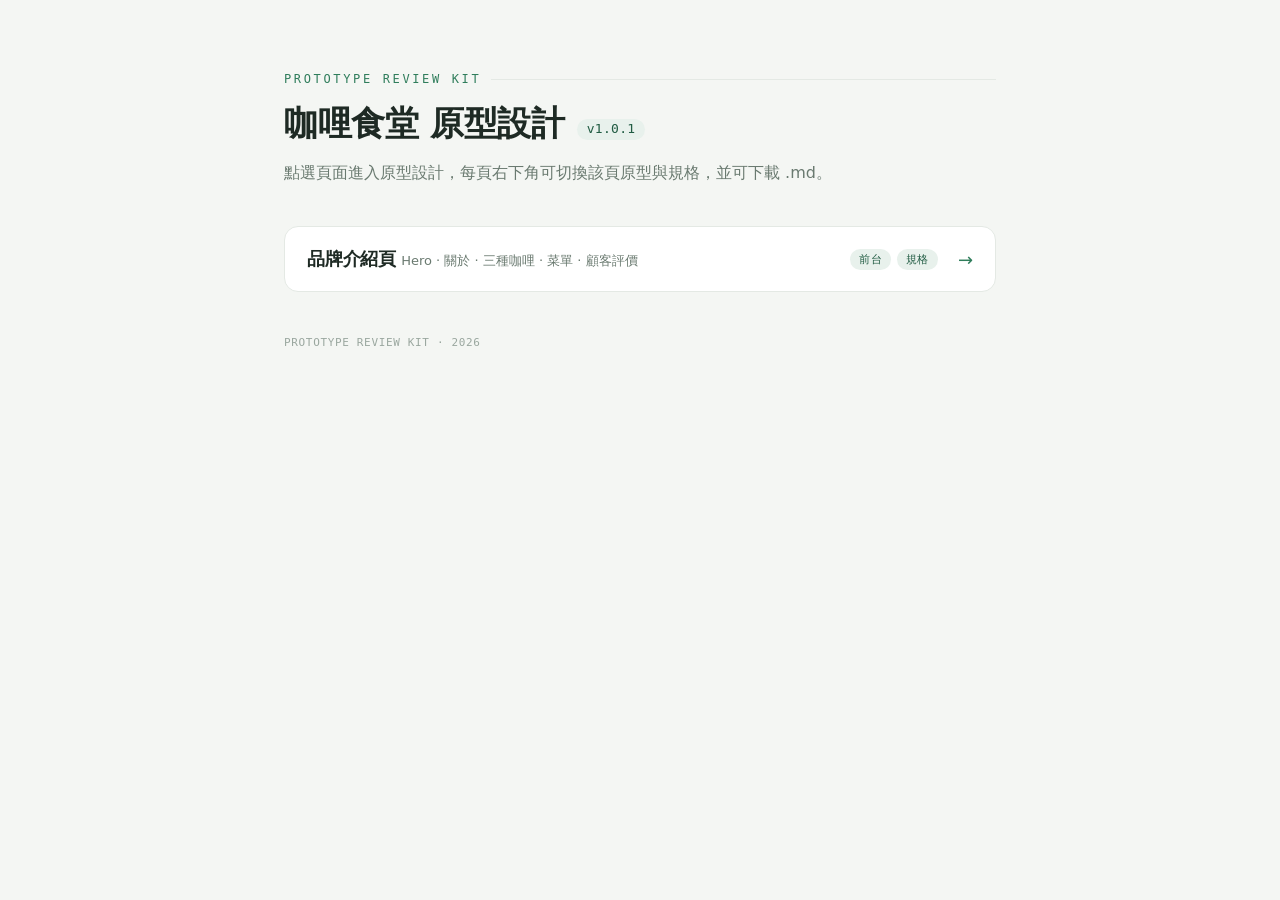
<file: docs/index.html>
<!doctype html>
<html lang="zh-Hant">
<head>
<meta charset="utf-8">
<meta name="viewport" content="width=device-width, initial-scale=1">
<title>咖哩食堂 — 原型設計</title>
<style>
  :root{
    --paper:#f4f6f3; --surface:#ffffff; --ink:#1e2a24; --muted:#6a7a70; --faint:#9aa79f;
    --line:#e4e9e4; --accent:#2f7d5b; --accent-ink:#215c43; --accent-soft:#e8f1ec;
    --sans:system-ui,"Noto Sans TC",sans-serif;
    --mono:ui-monospace,SFMono-Regular,Menlo,"JetBrains Mono",monospace;
  }
  *{box-sizing:border-box}
  body{margin:0;background:var(--paper);color:var(--ink);font-family:var(--sans);-webkit-font-smoothing:antialiased}
  .rk-wrap{max-width:760px;margin:0 auto;padding:72px 24px 56px}

  .rk-eyebrow{font-family:var(--mono);font-size:12px;letter-spacing:.22em;color:var(--accent);
    text-transform:uppercase;display:flex;align-items:center;gap:10px;margin-bottom:18px}
  .rk-eyebrow::after{content:"";height:1px;flex:1;background:var(--line)}

  .rk-title{margin:0;font-size:34px;line-height:1.15;font-weight:600;letter-spacing:-.01em;
    display:flex;align-items:baseline;flex-wrap:wrap;gap:12px}
  .rk-ver{font-family:var(--mono);font-size:13px;font-weight:500;letter-spacing:.02em;color:var(--accent-ink);
    background:var(--accent-soft);border-radius:999px;padding:3px 10px;transform:translateY(-2px)}
  .rk-lead{margin:16px 0 0;color:var(--muted);font-size:16px;line-height:1.7;max-width:60ch}

  .rk-list{list-style:none;margin:40px 0 0;padding:0;display:flex;flex-direction:column;gap:12px}
  .rk-card{display:flex;align-items:center;gap:20px;background:var(--surface);border:1px solid var(--line);
    border-radius:14px;padding:20px 22px;text-decoration:none;color:inherit;transition:border-color .15s,transform .15s}
  .rk-card:hover{border-color:var(--accent)}
  .rk-card:focus-visible{outline:2px solid var(--accent);outline-offset:2px}
  @media(prefers-reduced-motion:no-preference){.rk-card:hover{transform:translateY(-1px)}}
  .rk-card-main{flex:1;min-width:0}
  .rk-card-title{font-size:18px;font-weight:600;letter-spacing:-.01em}
  .rk-card-sub{font-size:13px;color:var(--muted);margin-top:3px}
  .rk-chips{display:flex;gap:6px;flex-shrink:0}
  .rk-chip{font-family:var(--mono);font-size:11px;letter-spacing:.04em;color:var(--accent-ink);
    background:var(--accent-soft);border-radius:999px;padding:3px 9px;white-space:nowrap}
  .rk-go{color:var(--accent);font-size:18px;flex-shrink:0}

  .rk-foot{margin-top:44px;font-family:var(--mono);font-size:11px;letter-spacing:.06em;color:var(--faint)}

  @media(max-width:560px){
    .rk-wrap{padding:48px 18px 40px}
    .rk-title{font-size:27px}
    .rk-card{flex-wrap:wrap;gap:12px}
    .rk-chips{order:3;width:100%}
    .rk-go{position:absolute}
  }
</style>
</head>
<body>
  <div class="rk-wrap">
    <div class="rk-eyebrow">Prototype&nbsp;Review&nbsp;Kit</div>
    <h1 class="rk-title">咖哩食堂 原型設計 <span class="rk-ver">v1.0.1</span></h1>
    <p class="rk-lead">點選頁面進入原型設計，每頁右下角可切換該頁原型與規格，並可下載 .md。</p>

    <ul class="rk-list">
      <li>
        <a class="rk-card" href="features/landing/index.html">
          <span class="rk-card-main">
            <span class="rk-card-title">品牌介紹頁</span>
            <span class="rk-card-sub">Hero · 關於 · 三種咖哩 · 菜單 · 顧客評價</span>
          </span>
          <span class="rk-chips">
            <span class="rk-chip">前台</span><span class="rk-chip">規格</span>
          </span>
          <span class="rk-go">→</span>
        </a>
      </li>
    </ul>

    <div class="rk-foot">PROTOTYPE REVIEW KIT · 2026</div>
  </div>
</body>
</html>
</file>
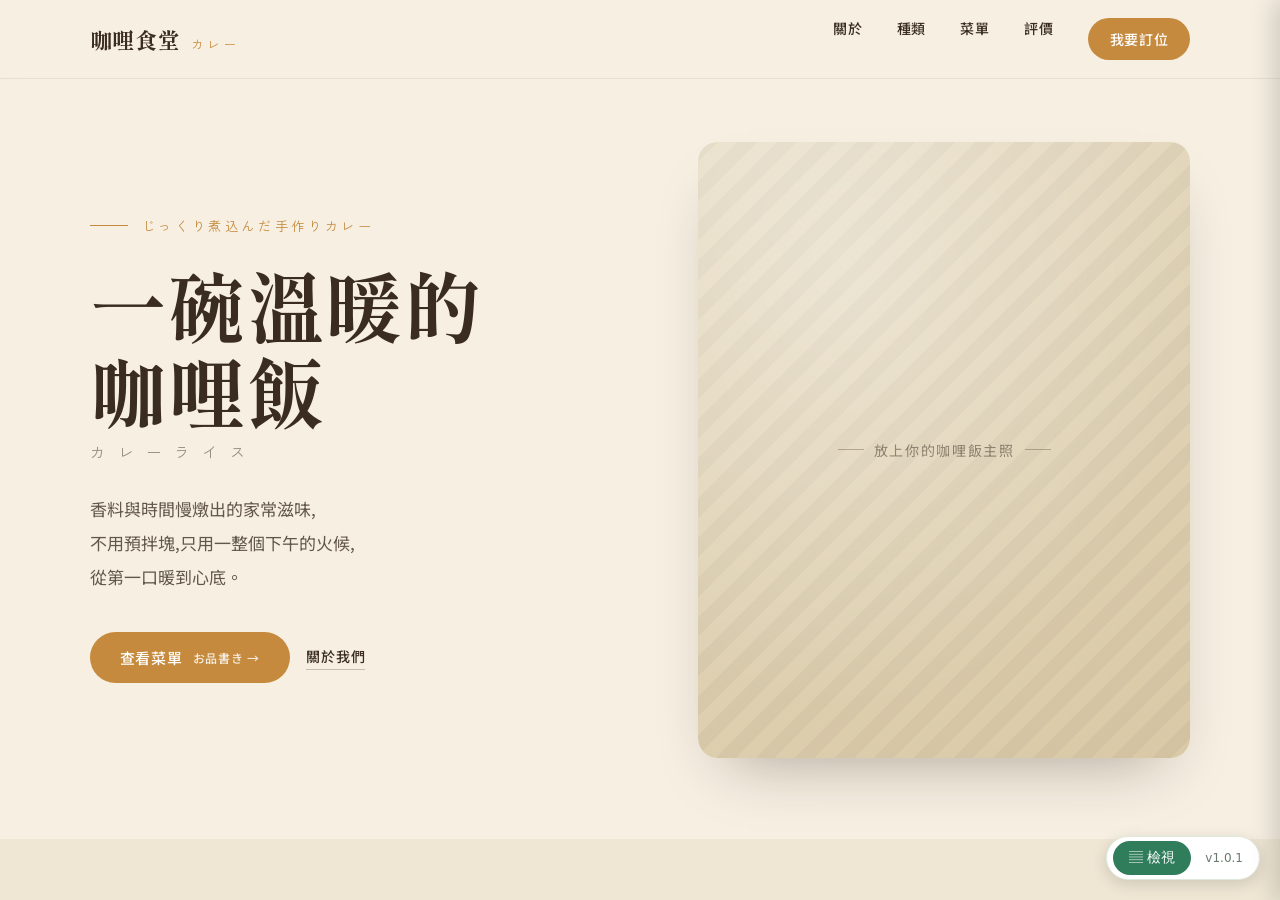
<file: docs/features/landing/index.html>
<!DOCTYPE html>
<html lang="zh-Hant">
<head>
<meta charset="utf-8">
<meta name="viewport" content="width=device-width, initial-scale=1">
<title>咖哩食堂 前台頁 — 評審</title>
<link rel="stylesheet" href="../../assets/review-shell.css">
</head>
<body>

<iframe id="rk-frame" class="rk-frame" title="原型"></iframe>

<div class="rk-bar">
  <button class="rk-toggle" data-rk-open>▤ 檢視</button>
  <div class="rk-group"></div>
  <span class="rk-ver" id="rk-ver"></span>
</div>

<div class="sd-backdrop" data-sd-close></div>
<aside class="sd-panel" id="sd-panel" role="dialog" aria-modal="true" aria-label="頁面規格" aria-hidden="true">
  <div class="sd-head">
    <h2 id="sd-title">頁面規格</h2>
    <div class="sd-actions"><button class="sd-dl" data-sd-dl>⬇ 下載 .md</button><button class="sd-close" data-sd-close aria-label="關閉">×</button></div>
  </div>
  <div class="sd-body">

    <div class="sd-spec" id="spec-front" data-name="咖哩食堂 前台頁（前台）">
      <h2>目的</h2>
      <p>「咖哩食堂」餐廳的品牌介紹落地頁：以慢燉手作咖哩為訴求，介紹品牌理念、三種咖哩風味、菜單與顧客評價，吸引顧客到店消費。頁面標題「咖哩食堂 カレー」、主要區塊（關於／種類／菜單／評價）與 CTA「查看菜單」皆可自 HTML 判讀。</p>
      <ul>
        <li><span class="todo">⚠️ 待確認</span>：本頁在整體行銷／營運流程中的定位（純形象頁，或需承接訂位／外送導流）。</li>
        <li><span class="todo">⚠️ 待確認</span>：目標對象與成功指標（到店轉換、菜單點擊、停留時間…）。</li>
      </ul>

      <h2>使用者流程</h2>
      <p>單頁式錨點瀏覽：頂部導覽（關於／種類／菜單／評價）與 CTA「查看菜單→#menu」「關於我們→#about」皆為頁內 <code>#anchor</code> 平滑捲動；頁面由上而下為 導覽 → Hero → 關於＋數據 → 三種咖哩 → 菜單 → 評價 → 頁尾。此判讀自 HTML 連結。</p>
      <ul>
        <li><span class="todo">⚠️ 待確認</span>：使用者從何處進入本頁（廣告、社群、Google 商家、QR Code…）。</li>
        <li><span class="todo">⚠️ 待確認</span>：主要轉換動作為何——是否需接「線上訂位」「外送平台」「電話撥號」等跨頁／外部連結（目前 CTA 僅停在頁內菜單）。</li>
        <li><span class="todo">⚠️ 待確認</span>：頁尾「來店資訊／地址」是否連地圖或導航。</li>
      </ul>

      <h2>元件／欄位規格</h2>
      <p>本頁為內容展示頁，<strong>無使用者輸入欄位</strong>（無 input／select／textarea／表單），故不套九欄表格。以下為頁面非欄位元件：</p>
      <ul>
        <li>頂部導覽列（sticky）：品牌標記＋四個錨點連結（關於／種類／菜單／評價）。</li>
        <li>Hero 區：主標「一碗溫暖的咖哩飯」、日文副標、簡介，兩顆 CTA（「查看菜單」主鈕、「關於我們」文字鈕）。</li>
        <li>主視覺圖框 ×1（目前為佔位「放上你的咖哩飯主照」，待換真實照片）。</li>
        <li>關於區數據 ×3：12+ 種香料／6 小時慢火燉煮／0 咖哩塊。</li>
        <li>咖哩種類卡片 ×3（日式／印度／泰式），各含圖框佔位＋中日名稱＋描述。</li>
        <li>菜單清單 ×6 項（品名／日文副名／價格，虛線引導線）：招牌日式 $180、炸豬排 $240、印度奶油雞 $220、泰式綠咖哩 $210、野菜（全素）$170、溫泉蛋（加點）$30。</li>
        <li>顧客評價卡片 ×3（引言／內文／署名）。</li>
        <li>頁尾：品牌簡介、營業時間、來店資訊（地址目前為佔位）、版權列。</li>
      </ul>
      <ul>
        <li><span class="todo">⚠️ 待確認</span>：菜單品項與價格是否為最終內容、是否需要分類（主餐／加點／飲品）。</li>
        <li><span class="todo">⚠️ 待確認</span>：四張圖框、頁尾地址／電話等佔位內容的實際素材來源。</li>
      </ul>

      <h2>互動狀態</h2>
      <ul>
        <li>導覽／文字連結 hover 變主題色（<code>a:hover</code>，已呈現）。</li>
        <li>主 CTA 按鈕 hover 上浮＋陰影（<code>.btn:hover</code>，已呈現）。</li>
        <li>文字選取 <code>::selection</code> 反白為主題色（已呈現）。</li>
        <li>Hero 進場淡入上移動畫 <code>floatUp</code>（已呈現）。</li>
        <li>響應式：視窗 ≤820px 時導覽連結隱藏、Hero／卡片／評價／頁尾格線收為單欄（已呈現）。</li>
        <li><span class="todo">⚠️ 待確認</span>：圖片實際載入中／載入失敗的處理（目前皆為 CSS 佔位圖，無真實 <code>&lt;img&gt;</code>）。</li>
        <li><span class="todo">⚠️ 待確認</span>：≤820px 導覽連結隱藏後，是否需要漢堡選單／行動版導覽（目前直接隱藏）。</li>
      </ul>

      <h2>邊界條件</h2>
      <ul>
        <li><span class="todo">⚠️ 待確認</span>：超長餐點名稱或多位數價格時，菜單虛線引導線的換行與對齊表現。</li>
        <li><span class="todo">⚠️ 待確認</span>：菜單品項大幅增加時的排版（是否分區、分頁或捲動）。</li>
        <li><span class="todo">⚠️ 待確認</span>：替換真實照片後，圖框 aspect-ratio 與裁切（object-fit:cover）是否符合預期構圖。</li>
        <li><span class="todo">⚠️ 待確認</span>：極窄（&lt;360px）或極寬螢幕、平板橫直向的版面表現。</li>
        <li><span class="todo">⚠️ 待確認</span>：Web Font（Shippori Mincho／Noto Sans TC／Zen Kaku）載入失敗或離線時的 fallback 字型與中日混排。</li>
        <li><span class="todo">⚠️ 待確認</span>：無障礙（鍵盤焦點順序、對比度、圖片替代文字）需求。</li>
      </ul>
    </div>

  </div>
</aside>

<script id="rk-config" type="application/json">
{"version":"v1.0.1","defaultView":"front","views":[
  {"id":"front","label":"前台","src":"front.html"}
]}
</script>

<script src="../../assets/review-shell.js"></script>
</body>
</html>
</file>
<file: docs/assets/review-shell.css>
html,body{height:100%}
body{margin:0;font-family:system-ui,"Noto Sans TC",sans-serif;color:#22302a}
.rk-frame{position:fixed;inset:0;width:100%;height:100%;border:0;background:#fff}

/* 切換列（右下角，可收合） */
.rk-bar{position:fixed;right:20px;bottom:20px;z-index:50;display:flex;align-items:center;gap:4px;
  background:#fff;border:1px solid #e0e8db;border-radius:999px;padding:4px 6px;box-shadow:0 4px 16px rgba(0,0,0,.14)}
.rk-toggle{border:none;background:#2f7d5b;color:#fff;font-size:14px;padding:8px 16px;border-radius:999px;
  cursor:pointer;display:inline-flex;align-items:center;gap:6px}
.rk-toggle:hover{background:#276c4f}
.rk-group{display:none;align-items:center;gap:4px}
.rk-bar.rk-open .rk-toggle{display:none}
.rk-bar.rk-open .rk-group{display:flex}
.rk-seg{border:none;background:none;color:#4a5a50;font-size:14px;padding:7px 15px;border-radius:999px;cursor:pointer}
.rk-seg:hover{background:#f0f5ee}
.rk-seg.active{background:#2f7d5b;color:#fff}
.rk-collapse{border:none;background:#f0f2ee;color:#5a6b60;font-size:16px;line-height:1;width:28px;height:28px;
  border-radius:50%;cursor:pointer;margin-left:2px}
.rk-collapse:hover{background:#e4e8e1}
.rk-ver{font-size:12px;color:#6a7a70;padding:0 10px;white-space:nowrap}

/* 規格抽屜 */
.sd-backdrop{position:fixed;inset:0;z-index:55;background:rgba(20,30,25,.38);opacity:0;visibility:hidden;transition:opacity .25s,visibility .25s}
.sd-panel{position:fixed;top:0;right:0;z-index:56;width:70vw;height:100%;background:#fff;box-shadow:-6px 0 24px rgba(0,0,0,.16);
  transform:translateX(100%);transition:transform .28s ease;display:flex;flex-direction:column}
.sd-open .sd-backdrop{opacity:1;visibility:visible}
.sd-open .sd-panel{transform:translateX(0)}
.sd-head{display:flex;align-items:center;justify-content:space-between;padding:16px 20px;border-bottom:1px solid #e7ece4}
.sd-head h2{margin:0;font-size:16px;font-weight:600}
.sd-actions{display:flex;align-items:center;gap:8px}
.sd-dl{background:#2f7d5b;color:#fff;border:none;border-radius:6px;padding:5px 10px;font-size:13px;cursor:pointer}
.sd-close{background:none;border:none;font-size:22px;line-height:1;cursor:pointer;color:#5a6b60;padding:4px}
.sd-body{padding:20px;overflow-y:auto;line-height:1.7}
.sd-spec{display:none}.sd-spec.active{display:block}
.sd-body h2{font-size:15px;margin:20px 0 6px;padding-bottom:4px;border-bottom:1px solid #eef2ea}
.sd-body h2:first-child{margin-top:0}
.sd-body ul{margin:6px 0;padding-left:20px}.sd-body li{margin:3px 0}
.sd-body .todo{color:#9a5b00;background:#fdf3e2;border-radius:4px;padding:1px 4px;font-size:13px}
.sd-body .fieldspec{overflow-x:auto;margin:8px 0;border:1px solid #eef2ea;border-radius:6px}
.sd-body table.fs{border-collapse:collapse;min-width:760px;font-size:12px}
.sd-body table.fs th,.sd-body table.fs td{border:1px solid #eef2ea;padding:6px 8px;text-align:left;vertical-align:top}
.sd-body table.fs th{background:#f5f8f3;color:#4a5a50;font-weight:500;white-space:nowrap}
@media (max-width:600px){.sd-panel{width:100vw}}
</file>
